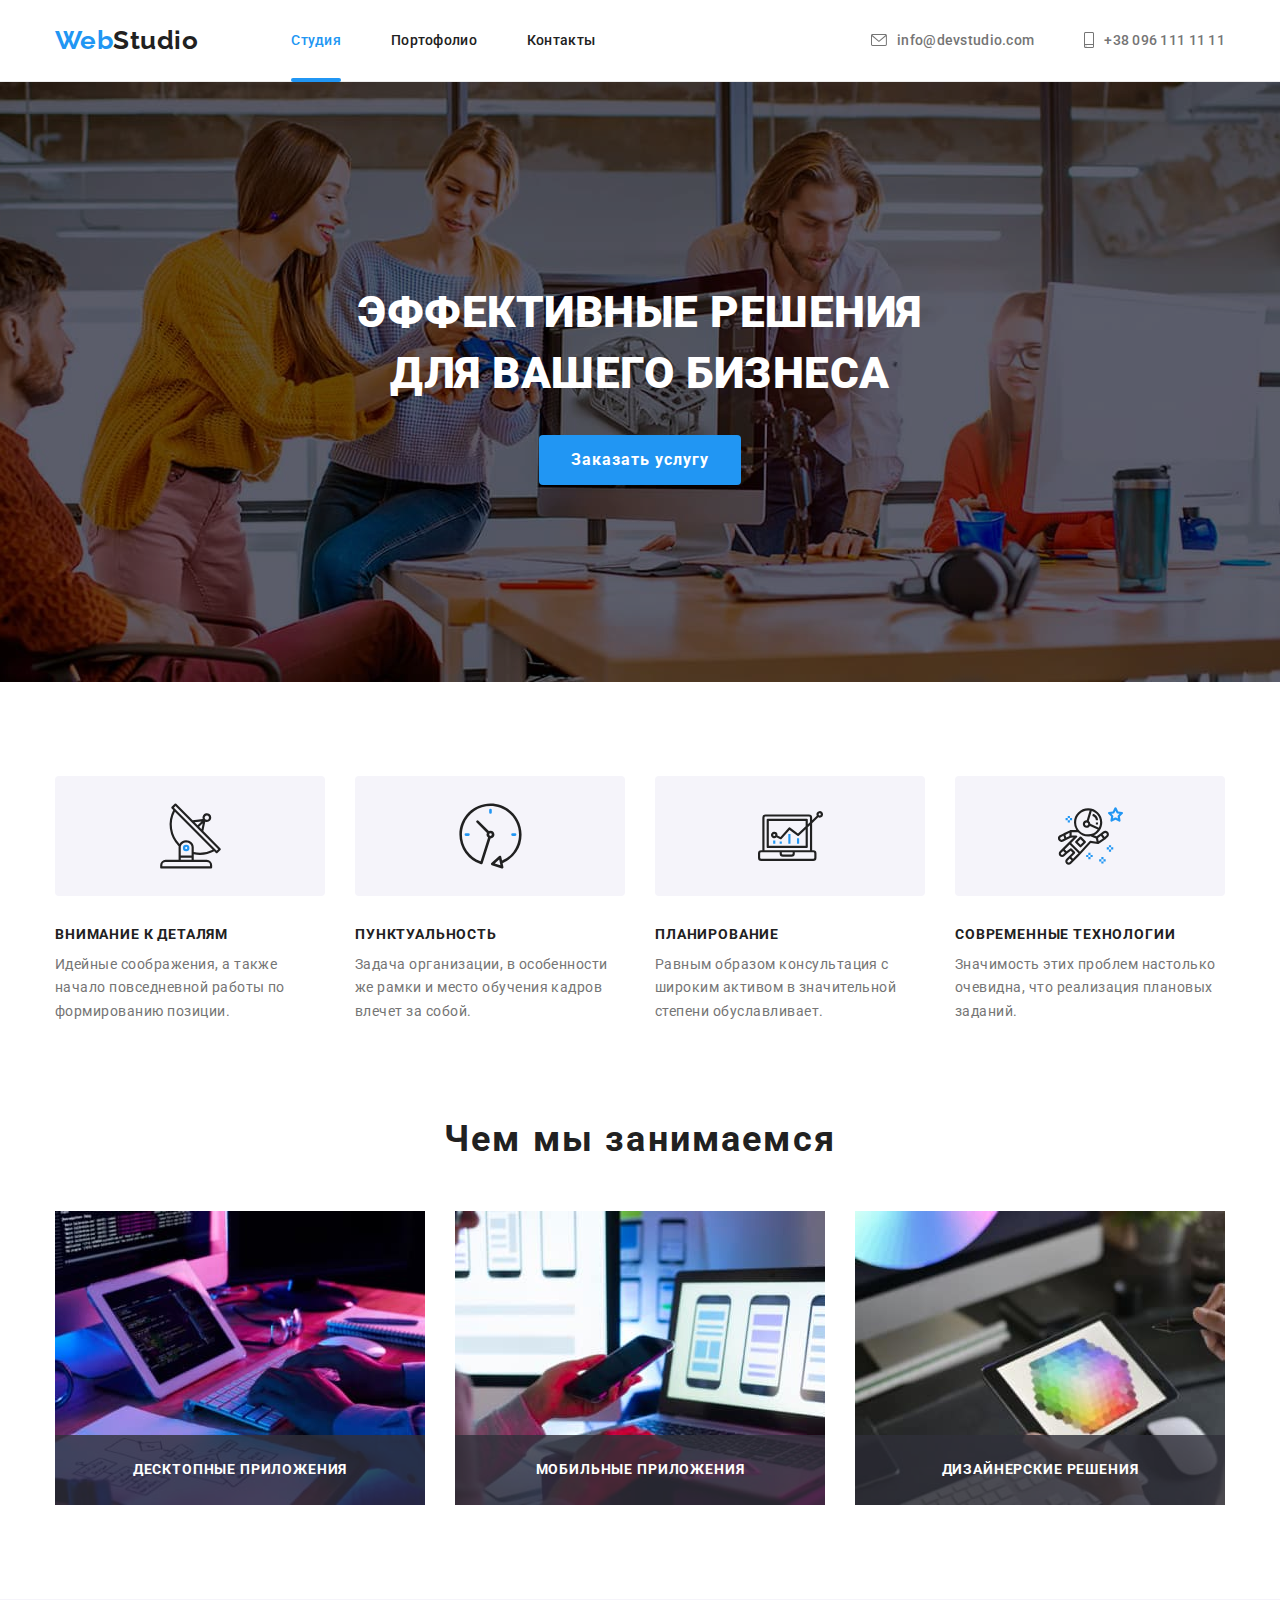
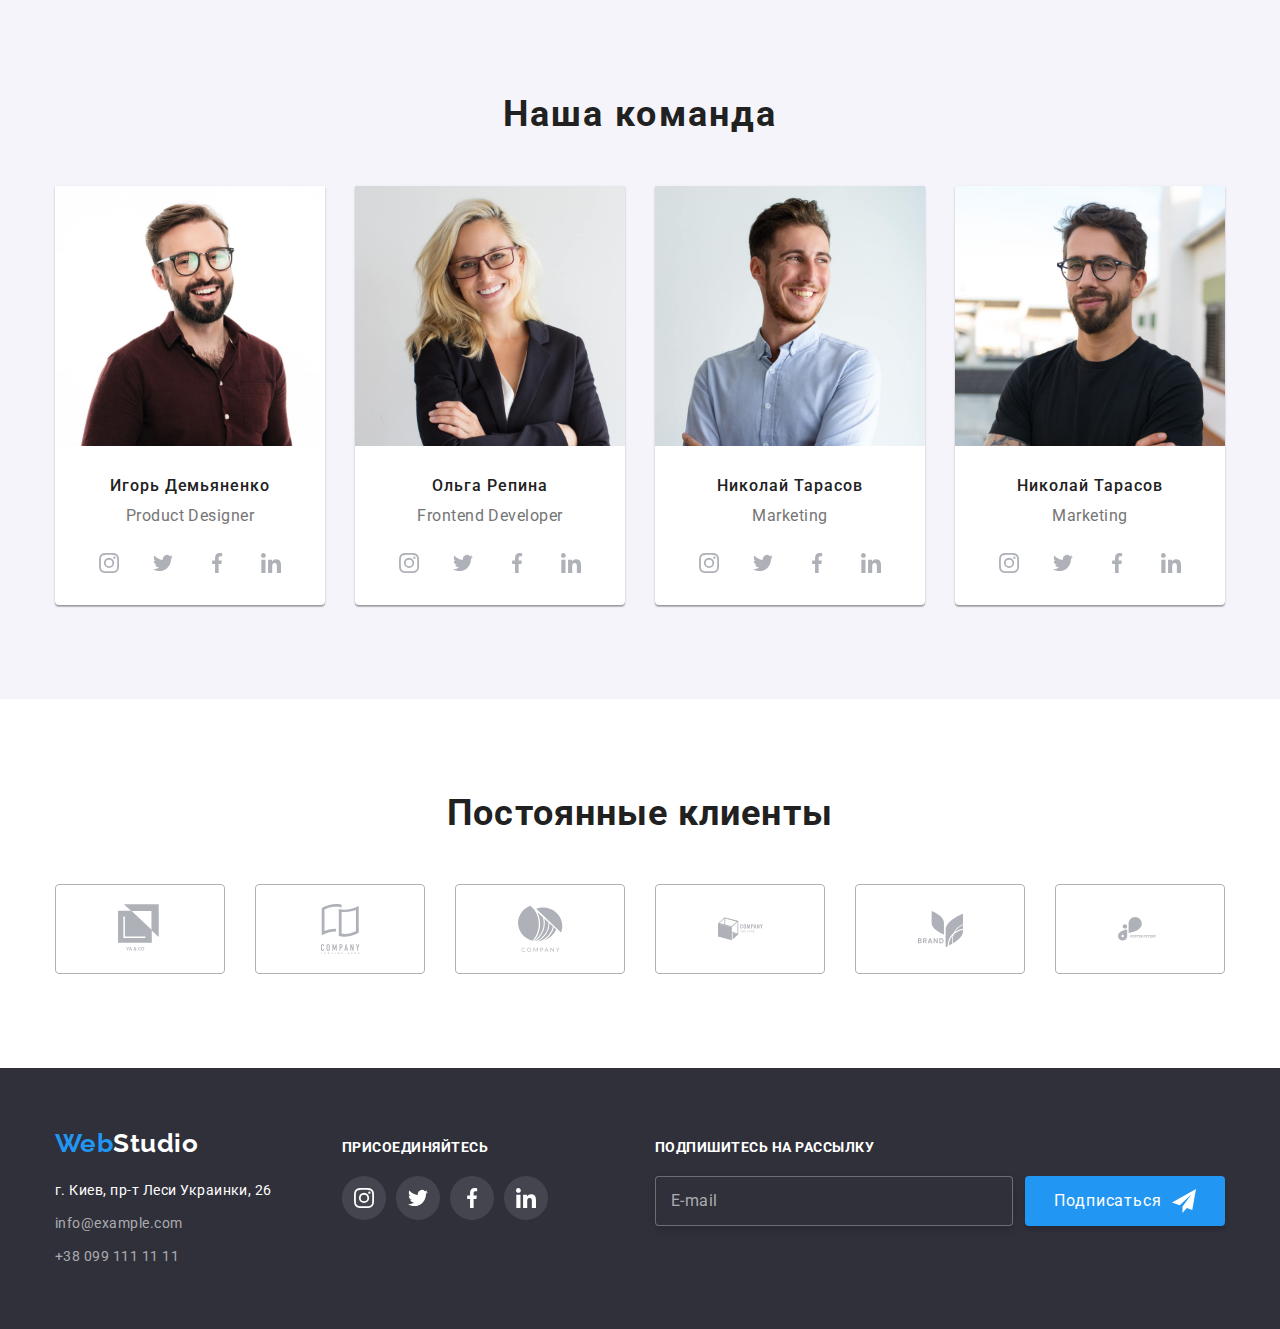
<file: index.html>
<!DOCTYPE html>
<html lang="ru">
  <head>
    <meta charset="UTF-8" />
    <meta name="viewport" content="width=device-width, initial-scale=1.0" />
    <title>Студия</title>
    <link rel="preconnect" href="https://fonts.gstatic.com" />
    <link
      href="https://fonts.googleapis.com/css2?family=Raleway:wght@700&family=Roboto:wght@400;500;700;900&display=swap"
      rel="stylesheet"
    />
    <!-- нормализатор  modern-normalize по умолчанию задан глобальный border-box -->
    <link
      rel="stylesheet"
      href="https://cdnjs.cloudflare.com/ajax/libs/modern-normalize/1.0.0/modern-normalize.min.css"
    />

    <link rel="stylesheet" href="./css/styles.css" />
  </head>
  <body>
    <!-- шапка -->
    <header class="header">
      <div class="container header__container">
        <nav class="header__navigation">
          <a href="#" lang="en" class="header__logo"
            ><span class="logo-decor">Web</span>Studio</a
          >
          <ul class="header__nav-list">
            <li class="header__nav-list-item">
              <a class="header__nav-link current" href="#">Студия</a></li>
            <li class="header__nav-list-item">
              <a class="header__nav-link" href="./portfolio.html">Портофолио</a>
            </li>
            <li class="header__nav-list-item">
              <a class="header__nav-link" href="#">Контакты</a></li>
          </ul>
        </nav>
        <ul class="header__contacts">
          <li class="header__contacts-item">
            <a class="header__contact" href="mailto:info@devstudio.com">
                <svg  class="header__contact-tel" width="16" height="12">
                  <use href="./images/svg/icon-sprite.svg#icon-envelope"></use>
                </svg>info@devstudio.com
           </a>
          </li>
          <li class="header__contacts-item">
            <a class="header__contact" href="tel:+380961111111">
              <svg  class="header__contact-tel" width="10" height="16">
                <use href="./images/svg/icon-sprite.svg#icon-smartphone"></use>
              </svg>
              +38 096 111 11 11
            </a>   
          </li>
        </ul>
      </div>
    </header>

    <main>
      <!-- Эффективные решения для вашего бизнеса -->
      <section class="main-section">
        <h1 class="main-section__title-main">
          Эффективные решения<br />
          для вашего бизнеса
        </h1>
        <button class="main-section__order-service" data-modal-open>Заказать услугу</button>
      </section>

      <!-- features Особенности -->
      <section class="features">
        <div class="container">
          <h2 class="features__main-title visually-hidden">Особенности</h2>
          <ul class="features__list">
            <li class="features__list-item">
              <div class="features__icon-wrapper">
                <svg class="features__icon">
                  <use href="./images/svg/icon-sprite.svg#icon-antenna"></use>
                </svg>
              </div>
              <h3 class="features__title">Внимание к деталям</h3>
              <p class="features__text">
                Идейные соображения, а также начало повседневной работы по
                формированию позиции.
              </p>
            </li>
            <li class="features__list-item">
              <div class="features__icon-wrapper">
                <svg class="features__icon">
                  <use href="./images/svg/icon-sprite.svg#icon-clock"></use>
                </svg>
              </div>
              <h3 class="features__title">Пунктуальность</h3>
              <p class="features__text">
                Задача организации, в особенности же рамки и место обучения
                кадров влечет за собой.
              </p>
            </li>
            <li class="features__list-item">
              <div class="features__icon-wrapper">
                <svg class="features__icon">
                  <use href="./images/svg/icon-sprite.svg#icon-diagram"></use>
                </svg>
              </div>
              <h3 class="features__title">Планирование</h3>
              <p class="features__text">
                Равным образом консультация с широким активом в значительной
                степени обуславливает.
              </p>
            </li>
            <li class="features__list-item">
              <div class="features__icon-wrapper">
                <svg class="features__icon">
                  <use href="./images/svg/icon-sprite.svg#icon-astronaut"></use>
                </svg>
              </div>
              <h3 class="features__title">Современные технологии</h3>
              <p class="features__text">
                Значимость этих проблем настолько очевидна, что реализация
                плановых заданий.
              </p>
            </li>
          </ul>
        </div>
      </section>

      <!-- Чем мы занимаемся -->
      <section class="make">
        <div class="make__container container">
          <h2 class="make__title">Чем мы занимаемся</h2>
          <ul class="make__list">
            <li class="make__list-item">
              <img
                src="./images/studio/img-1.jpg"
                alt="картинка-1"
                width="370"
              />
              <h3 class="make__title-item">Десктопные приложения</h3>
            </li>
            <li class="make__list-item">
              <img
                src="./images/studio/img-2.jpg"
                alt="картинка-2"
                width="370"
              />
              <h3 class="make__title-item">Мобильные приложения</h3>
            </li>
            <li class="make__list-item">
              <img
                src="./images/studio/img-3.jpg"
                alt="картинка-3"
                width="370"
              />
              <h3 class="make__title-item">Дизайнерские решения</h3>
            </li>
          </ul>
        </div>
      </section>

      <!-- Наша команда -->
      <section class="team">
        <div class="team__container container">
          <h2 class="team__title">Наша команда</h2>
          <ul class="team__list">
            <li class="team__list-item">
              <img
                class="team__img"
                src="./images/studio/demyanenko.jpg"
                alt="Игорь Демьяненко"
                width="270"
              />
              <div class="team-name">
                <h3 class="team__title-name">Игорь Демьяненко</h3>
                <p class="team__text" lang="en">Product Designer</p>
                 <ul class="team__icon-social-list">
                  <li>
                    <a class="team__icon-social-link icon-social-link" href="#">
                      <svg class="team__icon-social icon-social" width="20" height="20">
                        <use href="./images/svg/icon-sprite.svg#icon-instagram"></use>
                      </svg>
                    </a>
                  </li>
                  <li>
                    <a class="team__icon-social-link icon-social-link" href="#">
                      <svg class="team__icon-social icon-social" width="20" height="20">
                        <use href="./images/svg/icon-sprite.svg#icon-twitter"></use>
                      </svg>
                    </a>
                  </li>
                  <li>
                    <a class="team__icon-social-link icon-social-link" href="#">
                      <svg class="team__icon-social icon-social" width="20" height="20">
                        <use href="./images/svg/icon-sprite.svg#icon-facebook"></use>
                      </svg>
                    </a>
                  </li>
                  <li>
                    <a class="team__icon-social-link icon-social-link" href="#">
                      <svg class="team__icon-social icon-social" width="20" height="20">
                        <use href="./images/svg/icon-sprite.svg#icon-linkedin"></use>
                      </svg>
                    </a>
                  </li>
                </ul>
              </div>
            </li>
            <li class="team__list-item">
              <img
                class="team__img"
                src="./images/studio/repina.jpg"
                alt="Ольга Репина"
                width="270"
              />
              <div class="team-name">
                <h3 class="team__title-name">Ольга Репина</h3>
                <p class="team__text" lang="en">Frontend Developer</p>
                 <ul class="team__icon-social-list">
                  <li>
                    <a class="team__icon-social-link icon-social-link" href="#">
                      <svg class="team__icon-social icon-social" width="20" height="20">
                        <use href="./images/svg/icon-sprite.svg#icon-instagram"></use>
                      </svg>
                    </a>
                  </li>
                  <li>
                    <a class="team__icon-social-link icon-social-link" href="#">
                      <svg class="team__icon-social icon-social" width="20" height="20">
                        <use href="./images/svg/icon-sprite.svg#icon-twitter"></use>
                      </svg>
                    </a>
                  </li>
                  <li>
                    <a class="team__icon-social-link icon-social-link" href="#">
                      <svg class="team__icon-social icon-social" width="20" height="20">
                        <use href="./images/svg/icon-sprite.svg#icon-facebook"></use>
                      </svg>
                    </a>
                  </li>
                  <li>
                    <a class="team__icon-social-link icon-social-link" href="#">
                      <svg class="team__icon-social icon-social" width="20" height="20">
                        <use href="./images/svg/icon-sprite.svg#icon-linkedin"></use>
                      </svg>
                    </a>
                  </li>
                </ul>
              </div>
            </li>
            <li class="team__list-item">
              <img
                class="team__img"
                src="./images/studio/tarasov.jpg"
                alt="Николай Тарасов"
                width="270"
              />
              <div class="team-name">
                <h3 class="team__title-name">Николай Тарасов</h3>
                <p class="team__text" lang="en">Marketing</p>
                <ul class="team__icon-social-list">
                  <li>
                    <a class="team__icon-social-link icon-social-link" href="#">
                      <svg class="team__icon-social icon-social" width="20" height="20">
                        <use href="./images/svg/icon-sprite.svg#icon-instagram"></use>
                      </svg>
                    </a>
                  </li>
                  <li>
                    <a class="team__icon-social-link icon-social-link" href="#">
                      <svg class="team__icon-social icon-social" width="20" height="20">
                        <use href="./images/svg/icon-sprite.svg#icon-twitter"></use>
                      </svg>
                    </a>
                  </li>
                  <li>
                    <a class="team__icon-social-link icon-social-link" href="#">
                      <svg class="team__icon-social icon-social" width="20" height="20">
                        <use href="./images/svg/icon-sprite.svg#icon-facebook"></use>
                      </svg>
                    </a>
                  </li>
                  <li>
                    <a class="team__icon-social-link icon-social-link" href="#">
                      <svg class="team__icon-social icon-social" width="20" height="20">
                        <use href="./images/svg/icon-sprite.svg#icon-linkedin"></use>
                      </svg>
                    </a>
                  </li>
                </ul>
              </div>
            </li>
            <li class="team__list-item">
              <img
                class="team__img"
                src="./images/studio/ermakov.jpg"
                alt="Михаил Ермаков"
                width="270"
              />
              <div class="team-name">
                <h3 class="team__title-name">Николай Тарасов</h3>
                <p class="team__text" lang="en">Marketing</p>
                <ul class="team__icon-social-list">
                  <li>
                    <a class="team__icon-social-link icon-social-link" href="#">
                      <svg class="team__icon-social icon-social" width="20" height="20">
                        <use href="./images/svg/icon-sprite.svg#icon-instagram"></use>
                      </svg>
                    </a>
                  </li>
                  <li>
                    <a class="team__icon-social-link icon-social-link" href="#">
                      <svg class="team__icon-social icon-social" width="20" height="20">
                        <use href="./images/svg/icon-sprite.svg#icon-twitter"></use>
                      </svg>
                    </a>
                  </li>
                  <li>
                    <a class="team__icon-social-link icon-social-link" href="#">
                      <svg class="team__icon-social icon-social" width="20" height="20">
                        <use href="./images/svg/icon-sprite.svg#icon-facebook"></use>
                      </svg>
                    </a>
                  </li>
                  <li>
                    <a class="team__icon-social-link icon-social-link" href="#">
                      <svg class="team__icon-social icon-social" width="20" height="20">
                        <use href="./images/svg/icon-sprite.svg#icon-linkedin"></use>
                      </svg>
                    </a>
                  </li>
                </ul>
              </div>
            </li>
          </ul>
        </div>
      </section>

      <!-- regular customers -->
      <section class="clients">
        <div class="clients__container container ">
          <h2 class="clients__title">Постоянные клиенты</h2>
          <ul class="clients__list-links">
            <li class="clients__list-item-link">
              <a class="clients__icon-link" href="#">
                <svg class="clients__icon-brend">
                  <use href="./images/svg/icon-sprite.svg#icon-logo-1"></use>
                </svg>
              </a>
            </li>
            <li class="clients__list-item-link">
              <a class="clients__icon-link" href="#">
                <svg class="clients__icon-brend">
                  <use href="./images/svg/icon-sprite.svg#icon-logo-2"></use>
                </svg>
              </a>
            </li>
            <li class="clients__list-item-link">
              <a class="clients__icon-link" href="#">
                <svg class="clients__icon-brend">
                  <use href="./images/svg/icon-sprite.svg#icon-logo-3"></use>
                </svg>
              </a>
            </li>
            <li class="clients__list-item-link">
              <a class="clients__icon-link" href="#">
                <svg class="clients__icon-brend">
                  <use href="./images/svg/icon-sprite.svg#icon-logo-4"></use>
                </svg>
              </a>
            </li>
            <li class="clients__list-item-link">
              <a class="clients__icon-link" href="#">
                <svg class="clients__icon-brend">
                  <use href="./images/svg/icon-sprite.svg#icon-logo-5"></use>
                </svg>
              </a>
            </li>
            <li class="clients__list-item-link">
              <a class="clients__icon-link" href="#">
                <svg class="clients__icon-brend">
                  <use href="./images/svg/icon-sprite.svg#icon-logo-6"></use>
                </svg>
              </a>
            </li>
          </ul>
        </div>
      </section>
    </main>

    <!-- подвал -->
    <footer class="footer">
      <div class="footer__container container">
        <div class="footer__address">
          <a href="#" lang="en" class="footer__logo logo"
          ><span class="logo-decor">Web</span>Studio</a>
          <address>
            <p class="footer__text-address">г. Киев, пр-т Леси Украинки, 26</p>
            <ul class="footer__contacts">
              <li class="footer__item">
                <a class="footer__contact" href="mailto:info@example.com"
                  >info@example.com</a
                >
              </li>
              <li class="footer__item">
                <a class="footer__contact" href="tel:+380991111111"
                  >+38 099 111 11 11</a
                >
              </li>
            </ul>
          </address>
        </div>
        <div class="footer__social-links">
          <p>присоединяйтесь</p>
          <ul class="footer__links">
            <li class="footer__links-item">
              <a class="footer__icon-social-link icon-social-link" href="#">
                <svg class="footer__icon-social icon-social" width="20" height="20">
                  <use href="./images/svg/icon-sprite.svg#icon-instagram"></use>
                </svg>
              </a>
            </li>
            <li class="footer__links-item">
              <a class="footer__icon-social-link icon-social-link" href="#">
                <svg class="footer__icon-social icon-social" width="20" height="20">
                  <use href="./images/svg/icon-sprite.svg#icon-twitter"></use>
                </svg>
              </a>
            </li>
            <li class="footer__links-item">
              <a class="footer__icon-social-link icon-social-link" href="#">
                <svg class="footer__icon-social icon-social" width="20" height="20">
                  <use href="./images/svg/icon-sprite.svg#icon-facebook"></use>
                </svg>
              </a>
            </li>
            <li class="footer__links-item">
              <a class="footer__icon-social-link icon-social-link" href="#">
                <svg class="footer__icon-social icon-social" width="20" height="20">
                  <use href="./images/svg/icon-sprite.svg#icon-linkedin"></use>
                </svg>
              </a>
            </li>
          </ul>
        </div>
        <div class="footer__subscribe-newsletter">
          <p>Подпишитесь на рассылку</p>

          <form class="footer__form" autocomplete="off">

            <label class="footer__form-field">
              <input type="email" class="footer__form-input" name="email" placeholder=" " />
              <span class="footer__form-label">E-mail</span>
            </label>
            
            <button type="submit" class="footer__subscribe-btn">Подписаться
              <svg  class="footer__telegram-icon" width="24" height="24">
                <use href="./images/svg/icon-sprite.svg#icon-telegram"></use>
              </svg>
            </button>
          </form>

        </div>
      </div>
    </footer>

    <!-- backdrop -->
    <div class="backdrop backdrop__hidden" data-modal>
      <div class="modal">
        <div class="modal__close-wrapper">
          <!-- button close -->
          <button class="modal__close" data-modal-close>
            <svg  class="modal__close-icon" width="18" height="18">
                  <use href="./images/svg/icon-sprite.svg#icon-close"></use>
                </svg>
          </button>
          <p class="modal__data-request">Оставьте свои данные, мы вам перезвоним</p>
          <!-- fill fields -->
          <form class="modal__form" autocomplete="off">
            <label class="modal__form-field">
              <input type="text" class="modal__form-input" name="name" placeholder=" ">
              <span class="modal__form-label">Имя</span>
                <svg  class="modal__form-icon" width="18" height="18">
                  <use href="./images/svg/icon-sprite.svg#icon-person"></use>
                </svg>
            </label>
            <label class="modal__form-field">
              <input type="text" class="modal__form-input" name="tel" placeholder=" ">
              <span class="modal__form-label">Телефон</span>
                <svg  class="modal__form-icon" width="18" height="18">
                  <use href="./images/svg/icon-sprite.svg#icon-phone"></use>
                </svg>
            </label>
            <label class="modal__form-field">
              <input type="text" class="modal__form-input" name="email" placeholder=" ">
              <span class="modal__form-label">Почта</span>
                <svg  class="modal__form-icon" width="18" height="18">
                  <use href="./images/svg/icon-sprite.svg#icon-email"></use>
                </svg>
            </label>
            <!-- textarea -->
            <label class="modal__form-field">
              <span class="modal__form-label">Коментарий</span>
              <textarea class="modal__form-input modal__form-comment" name="comment" cols="30" rows="8" placeholder=" "></textarea>
              <span class="modal__form-label modal__form-label_placeholder">Введите текст</span>
            </label>
            <!-- checkbox -->
            <label class="modal__form-checkbox">
              <input type="checkbox" class="modal__checkbox" name="checkbox">
              <span class="modal__text-checkbox">
                Соглашаюсь с рассылкой и принимаю &nbsp;<a href="#" class="modal__text-checkbox_link"> Условия договора</a>
              </span>
            </label>
            <!-- button submit -->
            <button class="modal__btn" type="submit">Отправить</button>
          </form>
        </div>
      </div>
    </div>

    <script src="./js/modal.js"></script>
  </body>
</html>
</file>
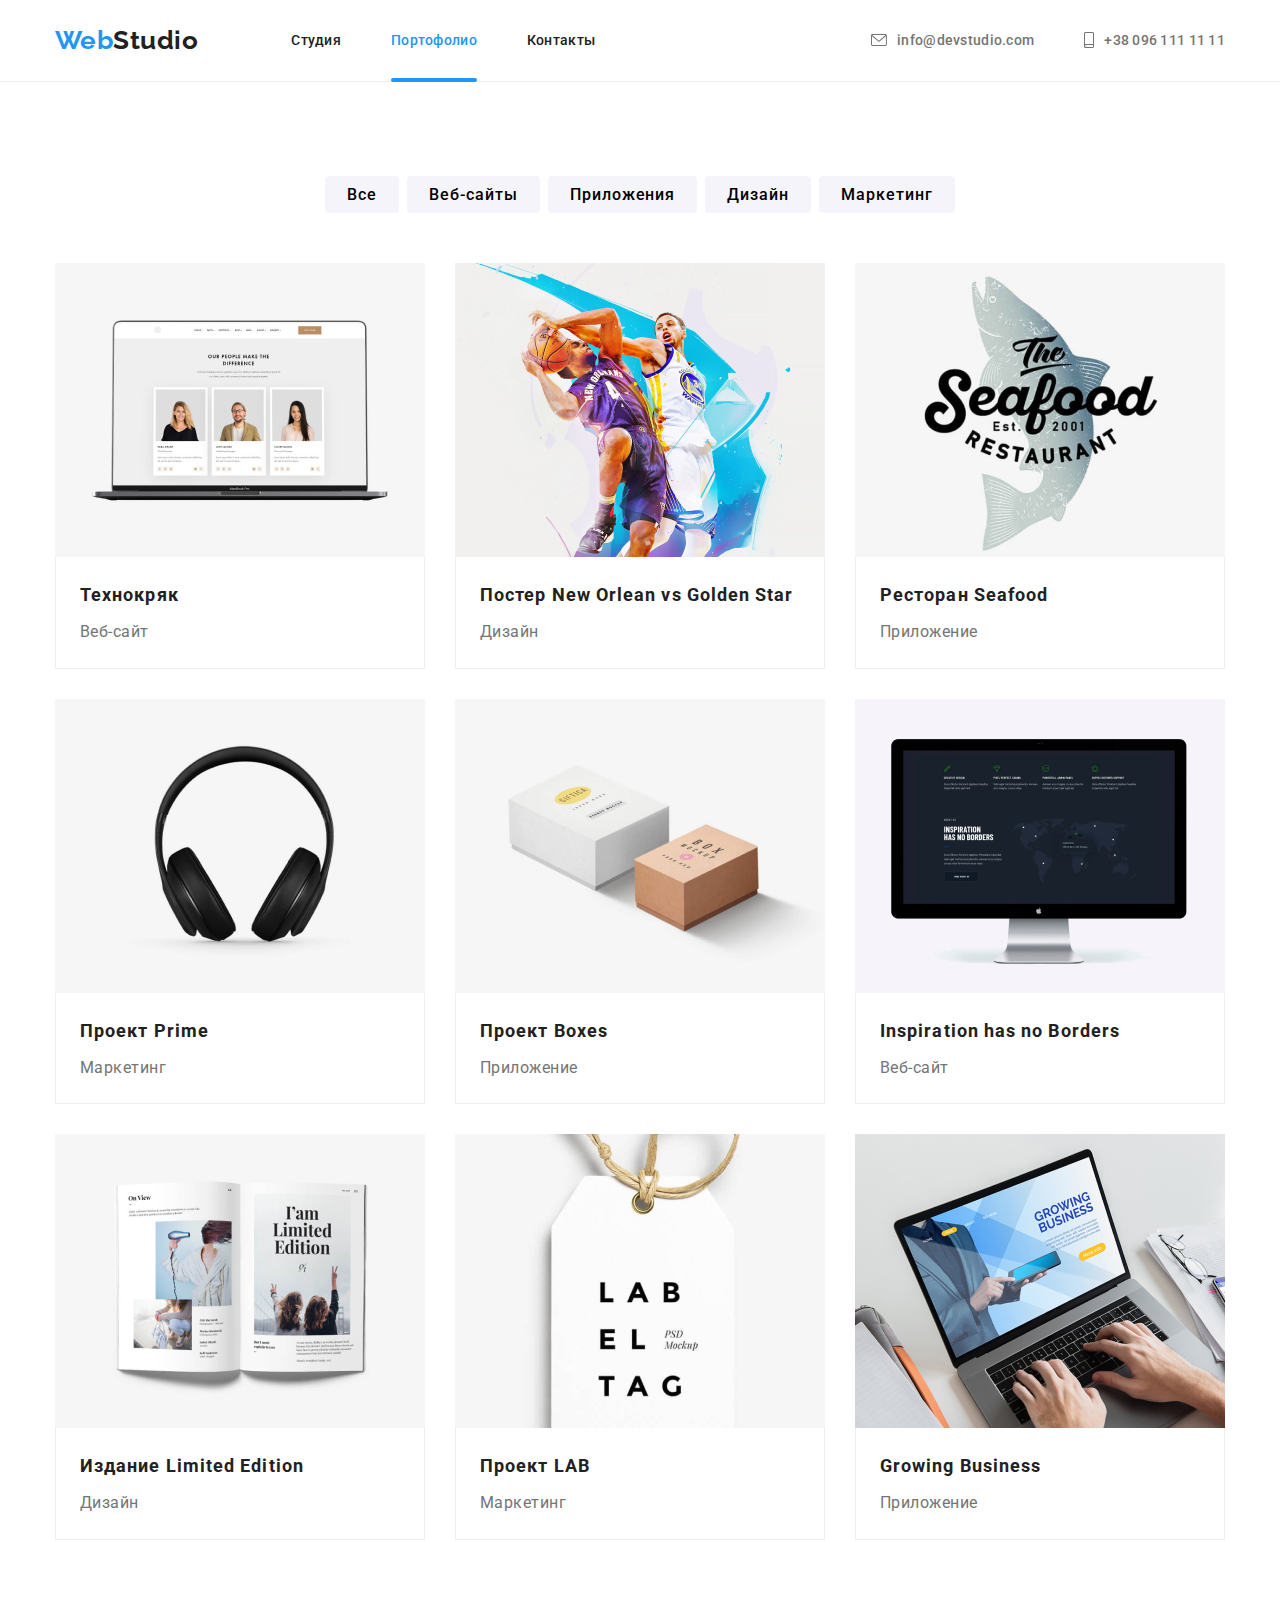
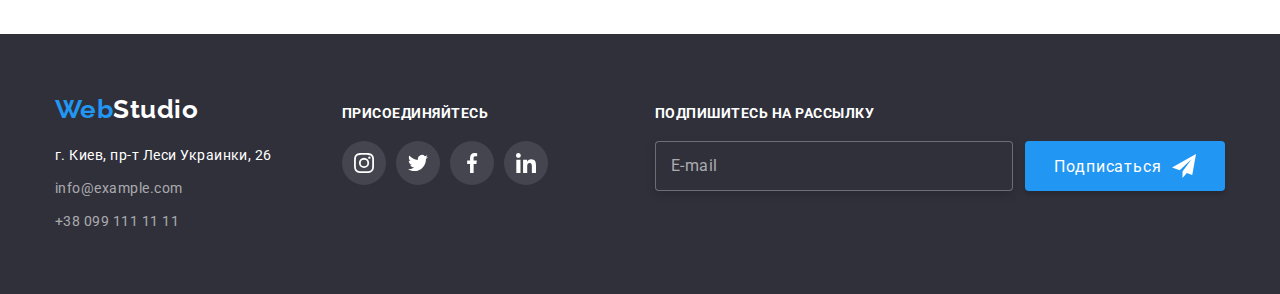
<file: portfolio.html>
<!DOCTYPE html>
<html lang="ru">
  <head>
    <meta charset="UTF-8" />
    <meta name="viewport" content="width=device-width, initial-scale=1.0" />
    <title>Портфолио</title>
    <link rel="preconnect" href="https://fonts.gstatic.com" />
    <link
      href="https://fonts.googleapis.com/css2?family=Raleway:wght@700&family=Roboto:wght@400;500;700;900&display=swap"
      rel="stylesheet"
    />
    <!-- нормализатор  modern-normalize по умолчанию задан глобальный border-box -->
    <link
      rel="stylesheet"
      href="https://cdnjs.cloudflare.com/ajax/libs/modern-normalize/1.0.0/modern-normalize.min.css"
    />
    <link rel="stylesheet" href="./css/styles.css" />
  </head>

  <body>
    <!-- шапка -->
    <header class="header">
      <div class="container header__container">
        <nav class="header__navigation">
          <a href="index.html" lang="en" class="header__logo"
            ><span class="logo-decor">Web</span>Studio</a
          >
          <ul class="header__nav-list">
            <li class="header__nav-list-item">
              <a class="header__nav-link" href="index.html">Студия</a>
            </li>
            <li class="header__nav-list-item">
              <a class="header__nav-link current" href="#">Портофолио</a>
            </li>
            <li class="header__nav-list-item">
              <a class="header__nav-link" href="#">Контакты</a>
            </li>
          </ul>
        </nav>
        <ul class="header__contacts">
          <li class="header__contacts-item">
            <a class="header__contact" href="mailto:info@devstudio.com">
              <svg class="header__contact-tel" width="16" height="12">
                <use href="./images/svg/icon-sprite.svg#icon-envelope"></use>
              </svg>
              info@devstudio.com
            </a>
          </li>
          <li class="header__contacts-item">
            <a class="header__contact" href="tel:+380961111111">
              <svg class="header__contact-tel" width="10" height="16">
                <use href="./images/svg/icon-sprite.svg#icon-smartphone"></use>
              </svg>
              +38 096 111 11 11
            </a>
          </li>
        </ul>
      </div>
    </header>

    <main>
      <!-- портфолио -->
      <section class="portfolio">
        <div class="portfolio__container container">
          <div class="visually-hidden">
            <h1>Портфолио WebStudio</h1>
          </div>

          <ul class="portfolio__list-filter">
            <li class="portfolio__list-filter-item">
              <button class="portfolio__filter-link">Все</button>
            </li>
            <li class="portfolio__list-filter-item">
              <button class="portfolio__filter-link">Веб-сайты</button>
            </li>
            <li class="portfolio__list-filter-item">
              <button class="portfolio__filter-link">Приложения</button>
            </li>
            <li class="portfolio__list-filter-item">
              <button class="portfolio__filter-link">Дизайн</button>
            </li>
            <li class="portfolio__list-filter-item">
              <button class="portfolio__filter-link">Маркетинг</button>
            </li>
          </ul>
          <ul class="portfolio__progect-list">
            <li class="portfolio__progect">
              <a href="#">
                <div class="portfolio__thumb">
                  <img
                    class="portfolio__img"
                    src="./images/portfolio/technocryk.jpg"
                    alt="ноутбук"
                    width="370"
                  />
                  <div class="portfolio__overflay-card">
                    <p class="portfolio__overflay-card-text">
                      Технокряк это современная площадка распространения
                      коронавируса. Компании используют эту платформу для
                      цифрового шпионажа и атак на защищённые сервера
                      конкурентов.
                    </p>
                  </div>
                </div>
                <div class="portfolio__name-progect">
                  <h2 class="portfolio__title">Технокряк</h2>
                  <p class="portfolio__title-subtext">Веб-сайт</p>
                </div>
              </a>
            </li>
            <li class="portfolio__progect">
              <a href="#"
                ><div class="portfolio__thumb">
                  <img
                    class="portfolio__img"
                    src="./images/portfolio/poster_n.o_vs_g.s.jpg"
                    alt="игроки"
                    width="370"
                  />
                  <div class="portfolio__overflay-card">
                    <p class="portfolio__overflay-card-text">
                      Технокряк это современная площадка распространения
                      коронавируса. Компании используют эту платформу для
                      цифрового шпионажа и атак на защищённые сервера
                      конкурентов.
                    </p>
                  </div>
                </div>
                <div class="portfolio__name-progect">
                  <h2 class="portfolio__title">
                    Постер New Orlean vs Golden Star
                  </h2>
                  <p class="portfolio__title-subtext">Дизайн</p>
                </div>
              </a>
            </li>
            <li class="portfolio__progect">
              <a href="#"
                ><div class="portfolio__thumb">
                  <img
                    class="portfolio__img"
                    src="./images/portfolio/seafood.jpg"
                    alt="лого ресторана"
                    width="370"
                  />
                  <div class="portfolio__overflay-card">
                    <p class="portfolio__overflay-card-text">
                      Технокряк это современная площадка распространения
                      коронавируса. Компании используют эту платформу для
                      цифрового шпионажа и атак на защищённые сервера
                      конкурентов.
                    </p>
                  </div>
                </div>
                <div class="portfolio__name-progect">
                  <h2 class="portfolio__title">Ресторан Seafood</h2>
                  <p class="portfolio__title-subtext">Приложение</p>
                </div>
              </a>
            </li>
            <li class="portfolio__progect">
              <a href="#"
                ><div class="portfolio__thumb">
                  <img
                    class="portfolio__img"
                    src="./images/portfolio/project_prime.jpg"
                    alt="наушники"
                    width="370"
                  />
                  <div class="portfolio__overflay-card">
                    <p class="portfolio__overflay-card-text">
                      Технокряк это современная площадка распространения
                      коронавируса. Компании используют эту платформу для
                      цифрового шпионажа и атак на защищённые сервера
                      конкурентов.
                    </p>
                  </div>
                </div>
                <div class="portfolio__name-progect">
                  <h2 class="portfolio__title">Проект Prime</h2>
                  <p class="portfolio__title-subtext">Маркетинг</p>
                </div>
              </a>
            </li>
            <li class="portfolio__progect">
              <a href="#"
                ><div class="portfolio__thumb">
                  <img
                    class="portfolio__img"
                    src="./images/portfolio/project_boxer.jpg"
                    alt="коробки"
                    width="370"
                  />
                  <div class="portfolio__overflay-card">
                    <p class="portfolio__overflay-card-text">
                      Технокряк это современная площадка распространения
                      коронавируса. Компании используют эту платформу для
                      цифрового шпионажа и атак на защищённые сервера
                      конкурентов.
                    </p>
                  </div>
                </div>
                <div class="portfolio__name-progect">
                  <h2 class="portfolio__title">Проект Boxes</h2>
                  <p class="portfolio__title-subtext">Приложение</p>
                </div>
              </a>
            </li>
            <li class="portfolio__progect">
              <a href="#"
                ><div class="portfolio__thumb">
                  <img
                    class="portfolio__img"
                    src="./images/portfolio/inspiration_has_no_borders.jpg"
                    alt="монитор"
                    width="370"
                  />
                  <div class="portfolio__overflay-card">
                    <p class="portfolio__overflay-card-text">
                      Технокряк это современная площадка распространения
                      коронавируса. Компании используют эту платформу для
                      цифрового шпионажа и атак на защищённые сервера
                      конкурентов.
                    </p>
                  </div>
                </div>
                <div class="portfolio__name-progect">
                  <h2 class="portfolio__title">Inspiration has no Borders</h2>
                  <p class="portfolio__title-subtext">Веб-сайт</p>
                </div>
              </a>
            </li>

            <li class="portfolio__progect">
              <a href="#"
                ><div class="portfolio__thumb">
                  <img
                    class="portfolio__img"
                    src="./images/portfolio/edition_limited_edition.jpg"
                    alt="книга"
                    width="370"
                  />
                  <div class="portfolio__overflay-card">
                    <p class="portfolio__overflay-card-text">
                      Технокряк это современная площадка распространения
                      коронавируса. Компании используют эту платформу для
                      цифрового шпионажа и атак на защищённые сервера
                      конкурентов.
                    </p>
                  </div>
                </div>
                <div class="portfolio__name-progect">
                  <h2 class="portfolio__title">Издание Limited Edition</h2>
                  <p class="portfolio__title-subtext">Дизайн</p>
                </div>
              </a>
            </li>

            <li class="portfolio__progect">
              <a href="#">
                <div class="portfolio__thumb">
                  <img
                    class="portfolio__img"
                    src="./images/portfolio/project_lab.jpg"
                    alt="бирка"
                    width="370"
                  />
                  <div class="portfolio__overflay-card">
                    <p class="portfolio__overflay-card-text">
                      Технокряк это современная площадка распространения
                      коронавируса. Компании используют эту платформу для
                      цифрового шпионажа и атак на защищённые сервера
                      конкурентов.
                    </p>
                  </div>
                </div>
                <div class="portfolio__name-progect">
                  <h2 class="portfolio__title">Проект LAB</h2>
                  <p class="portfolio__title-subtext">Маркетинг</p>
                </div>
              </a>
            </li>

            <li class="portfolio__progect">
              <a href="#">
                <div class="portfolio__thumb">
                  <img
                    class="portfolio__img"
                    src="./images/portfolio/growing_business.jpg"
                    alt="нотбук"
                    width="370"
                  />
                  <div class="portfolio__overflay-card">
                    <p class="portfolio__overflay-card-text">
                      Технокряк это современная площадка распространения
                      коронавируса. Компании используют эту платформу для
                      цифрового шпионажа и атак на защищённые сервера
                      конкурентов.
                    </p>
                  </div>
                </div>
                <div class="portfolio__name-progect">
                  <h2 class="portfolio__title">Growing Business</h2>
                  <p class="portfolio__title-subtext">Приложение</p>
                </div>
              </a>
            </li>
          </ul>
        </div>
      </section>
    </main>
    <!-- подвал -->
    <footer class="footer">
      <div class="footer__container container">
        <div class="footer__address">
          <a href="index.html" lang="en" class="footer__logo logo"
            ><span class="logo-decor">Web</span>Studio</a
          >
          <address>
            <p class="footer__text-address">г. Киев, пр-т Леси Украинки, 26</p>
            <ul class="footer__contacts">
              <li class="footer__item">
                <a class="footer__contact" href="mailto:info@example.com"
                  >info@example.com</a
                >
              </li>
              <li class="footer__item">
                <a class="footer__contact" href="tel:+380991111111"
                  >+38 099 111 11 11</a
                >
              </li>
            </ul>
          </address>
        </div>
        <div class="footer__social-links">
          <p>присоединяйтесь</p>
          <ul class="footer__links">
            <li class="footer__links-item">
              <a class="footer__icon-social-link icon-social-link" href="#">
                <svg
                  class="footer__icon-social icon-social"
                  width="20"
                  height="20"
                >
                  <use href="./images/svg/icon-sprite.svg#icon-instagram"></use>
                </svg>
              </a>
            </li>
            <li class="footer__links-item">
              <a class="footer__icon-social-link icon-social-link" href="#">
                <svg
                  class="footer__icon-social icon-social"
                  width="20"
                  height="20"
                >
                  <use href="./images/svg/icon-sprite.svg#icon-twitter"></use>
                </svg>
              </a>
            </li>
            <li class="footer__links-item">
              <a class="footer__icon-social-link icon-social-link" href="#">
                <svg
                  class="footer__icon-social icon-social"
                  width="20"
                  height="20"
                >
                  <use href="./images/svg/icon-sprite.svg#icon-facebook"></use>
                </svg>
              </a>
            </li>
            <li class="footer__links-item">
              <a class="footer__icon-social-link icon-social-link" href="#">
                <svg
                  class="footer__icon-social icon-social"
                  width="20"
                  height="20"
                >
                  <use href="./images/svg/icon-sprite.svg#icon-linkedin"></use>
                </svg>
              </a>
            </li>
          </ul>
        </div>
        <div class="footer__subscribe-newsletter">
          <p>Подпишитесь на рассылку</p>

          <form class="footer__form" autocomplete="off">

            <label class="footer__form-field">
              <input type="email" class="footer__form-input" name="email" placeholder=" " />
              <span class="footer__form-label">E-mail</span>
            </label>
            
            <button type="submit" class="footer__subscribe-btn">Подписаться
              <svg  class="footer__telegram-icon" width="24" height="24">
                <use href="./images/svg/icon-sprite.svg#icon-telegram"></use>
              </svg>
            </button>
          </form>

        </div>
      </div>
    </footer>
  </body>
</html>
</file>
<file: css/styles.css>
:root {
  /* colors */
  --hover-color: #2196f3;
  --decor-color: #2196f3;
  --white-color: #fff;
  --bg-color: #f5f4fa;
  --bg-link: rgba(255, 255, 255, 0.1);
  --title-color: #212121;
  --nav-color: #212121;
  --text-color: #757575;
  --contact-color: #757575;
  --footer-bg-color: #2f303a;
  --border-color: #eeeeee;
  --border-bottom: #ececec;
  --color-icon: #afb1b8;
  --grey_06: rgba(255, 255, 255, 0.6);
  --bg-blue_09: rgba(33, 150, 243, 0.9);
}
body {
  font-family: "Roboto", sans-serif;
  font-weight: 400;
  font-style: normal;
  letter-spacing: 0.03em;
}
section {
  padding: 94px 0;
}
address {
  font-style: normal;
}
button {
  font-family: inherit;
  border-radius: 4px;
  letter-spacing: 0.06em;
  cursor: pointer;
  border: none;
}
button,
button:active,
button:focus {
  outline: none;
}
* {
  text-decoration: none;
  margin: 0;
  padding: 0;
  border: none;
}

h2,
h3 {
  font-weight: 700;
  color: var(--title-color);
  letter-spacing: 0.06em;
}
a {
  text-decoration: none;
}
p {
  color: var(--text-color);
}
ul,
ol {
  list-style-type: none;
}
img {
  display: block;
  width: 100%;
}
textarea {
  resize: none;
}
.container {
  max-width: 1200px;
  margin-left: auto;
  margin-right: auto;
  padding-left: 15px;
  padding-right: 15px;
}
.logo-decor {
  color: var(--decor-color);
}

/*=== head ===*/
.header {
  border-bottom: 1px solid var(--border-bottom);
}
.header__nav-link,
.header__contact {
  display: block;
  padding: 32px 0;
  color: var(--nav-color);
  transition: color 250ms cubic-bezier(0.4, 0, 0.2, 1),
    fill 250ms cubic-bezier(0.4, 0, 0.2, 1);
}

.header__contacts-item:hover,
.header__nav-link:hover,
.header__contact:hover {
  color: var(--hover-color);
  fill: var(--hover-color);
}
.header__container {
  display: flex;
  align-items: center;
  justify-content: space-between;
}
.header__navigation {
  display: flex;
  align-items: center;
}
.header__nav-list {
  display: flex;
}
.header__contacts {
  display: flex;
}

.header__logo {
  font-family: "Raleway", sans-serif;
  font-weight: 700;
  font-size: 26px;
  line-height: 1.2;
  color: var(--nav-color);
  margin-right: 93px;
}
.header__contacts,
.header__nav-list {
  font-weight: 500;
  font-size: 14px;
  line-height: 1.2;
  letter-spacing: 0.02em;
}
.header__nav-link {
  color: var(--nav-color);
}
.header__contact {
  color: var(--contact-color);
  display: flex;
  align-items: center;
}
.header__nav-list :not(:last-child),
.header__contacts :not(:last-child) {
  margin-right: 50px;
}
.header__nav-list-item {
  position: relative;
}
.header__contact-tel {
  margin-right: 10px;
  fill: currentColor;
}
.current {
  color: var(--hover-color);
}
.current::after {
  content: "";
  width: 100%;
  height: 4px;
  background-color: var(--hover-color);
  position: absolute;
  left: 0;
  bottom: -1px;
  border-radius: 2px;
}
/* ============ */

/* === main === */
.main-section {
  background-blend-mode: multiply;
  background-image: url(../images/studio/bg-img.jpg);
  background-color: rgba(47, 48, 58, 0.4);
  background-repeat: no-repeat;
  background-size: cover;
  background-position: center;
  height: 600px;
  max-width: 1600px;
  margin: 0 auto;
  padding: 200px 0;
  text-align: center;
}
.main-section__title-main {
  color: var(--white-color);
  font-weight: 900;
  font-size: 44px;
  line-height: 1.4;
  text-transform: uppercase;
  margin-bottom: 30px;
}
.main-section__order-service {
  font-weight: 700;
  font-size: 16px;
  line-height: 1.9;
  background-color: var(--decor-color);
  color: var(--white-color);
  padding: 10px 32px;
  box-shadow: 0px 4px 4px rgba(0, 0, 0, 0.15);
}
/* ========== */

/* === features === */
.features {
  padding-bottom: 0;
}
.visually-hidden {
  position: absolute;
  width: 1px;
  height: 1px;
  margin: -1px;
  border: 0;
  padding: 0;

  white-space: nowrap;
  clip-path: inset(100%);
  clip: rect(0 0 0 0);
  overflow: hidden;
}
.features__list {
  display: flex;
}
.features__list-item {
  width: calc((100% - 30px * 3) / 4);
}
.features__list-item:not(:last-child) {
  margin-right: 30px;
}
.features__title {
  font-size: 14px;
  line-height: 1.2;
  text-transform: uppercase;
  margin-bottom: 10px;
}
.features__text {
  font-size: 14px;
  line-height: 1.7;
}
.features__main-title,
.make__title,
.team__title {
  font-size: 36px;
  line-height: 1.2;
}
.features__icon-wrapper {
  height: 120px;
  background-color: var(--bg-color);
  display: flex;
  justify-content: center;
  align-items: center;
  margin-bottom: 30px;
  border-radius: 4px;
}
.features__icon {
  width: 65px;
  height: 70px;
}
/* ========== */

/* === make === */
.make__container {
  /* display: none; */
  text-align: center;
}
.make__title {
  margin-bottom: 50px;
}
.make__list {
  display: flex;
  flex-wrap: nowrap;
}
.make__list-item {
  display: block;
  position: relative;
}
.make__list :not(:last-child) {
  margin-right: 30px;
}
.make__title-item {
  position: absolute;
  bottom: 0;
  left: 0;
  width: 100%;

  padding: 27px 15px;
  background: rgba(47, 48, 58, 0.8);
  color: var(--white-color);
  font-size: 14px;
  line-height: 1.14;
  text-transform: uppercase;
  text-align: center;
}

/* ============= */

/* === team === */
.team {
  background-color: var(--bg-color);
}
.team__container {
  text-align: center;
}
.team__title {
  margin-bottom: 50px;
}
.team__list {
  display: flex;
}
.team__list-item {
  box-shadow: 0px 1px 3px rgba(0, 0, 0, 0.12), 0px 1px 1px rgba(0, 0, 0, 0.14),
    0px 2px 1px rgba(0, 0, 0, 0.2);
  border-radius: 0px 0px 4px 4px;
  background-color: var(--white-color);
  max-width: 270px;
}
.team__list-item:not(:last-child) {
  margin-right: 30px;
}
.team-name {
  padding: 30px 32px 20px;
}
.team__title-name {
  font-weight: 500;
  font-size: 16px;
  line-height: 1.2;
  margin-bottom: 10px;
}
.team__text {
  font-size: 16px;
  line-height: 1.2;
  margin-bottom: 16px;
}
.team__icon-social-list {
  display: flex;
  justify-content: space-between;
}
.icon-social-link {
  width: 44px;
  height: 44px;
  border-radius: 50%;
  display: flex;
  justify-content: center;
  align-items: center;
  transition: background-color 250ms cubic-bezier(0.4, 0, 0.2, 1);
}
.icon-social-link:hover {
  background-color: var(--decor-color);
  cursor: pointer;
}
.icon-social {
  fill: var(--color-icon);
  transition: fill 250ms cubic-bezier(0.4, 0, 0.2, 1);
}
.icon-social-link:hover .icon-social {
  fill: var(--white-color);
}
/*  =========  */

/* === regular customers === */
.clients__container {
  text-align: center;
}
.clients__title {
  margin-bottom: 50px;
  font-weight: 700;
  font-size: 36px;
  line-height: 1.16;
  letter-spacing: 0.03em;
}
.clients__list-links {
  display: flex;
  justify-content: space-between;
}

.clients__icon-link {
  display: flex;
  justify-content: center;
  align-items: center;
  width: 170px;
  height: 90px;
  border-radius: 4px;
  fill: var(--color-icon);
  border: 1px solid var(--color-icon);
  transition: fill 250ms cubic-bezier(0.4, 0, 0.2, 1),
    border 250ms cubic-bezier(0.4, 0, 0.2, 1);
}
.clients__icon-link:hover {
  fill: var(--decor-color);
  border: 1px solid var(--decor-color);
}
.clients__icon-brend {
  width: 45px;
  height: 50px;
}
/* ================= */

/* === footer === */
.footer {
  background-color: var(--footer-bg-color);
  padding: 60px 0;
}
.footer__container {
  display: flex;
  align-items: baseline;
}
.footer__address {
  margin-right: 70px;
}
.footer__logo {
  font-family: "Raleway";
  font-weight: 700;
  font-size: 26px;
  line-height: 1.19;
  margin-bottom: 20px;
  color: var(--white-color);
  display: inline-block;
}
.footer__text-address {
  font-size: 14px;
  line-height: 1.7;
  color: var(--white-color);
}
.footer__contact {
  font-size: 14px;
  line-height: 1.7;
  color: var(--grey_06);
}
.footer__contacts {
  margin-top: 9px;
}
.footer__item:not(:last-child) {
  margin-bottom: 9px;
}
.footer__social-links {
  margin-right: 93px;
}

.footer__subscribe-newsletter > p,
.footer__social-links > p {
  margin-bottom: 20px;

  font-weight: 700;
  font-size: 14px;
  line-height: 1.14;
  text-transform: uppercase;
  color: var(--white-color);
}
.footer__links {
  width: 206px;
  display: flex;
}
.footer__icon-social {
  fill: var(--white-color);
}
.footer__links-item:not(:last-child) {
  margin-right: 10px;
}
.footer__icon-social-link {
  background: var(--bg-link);
}

.footer__subscribe-newsletter {
  margin: 0 0 0 auto;
}
.footer__form-input {
  width: 358px;
  height: 50px;
  padding: 15px 16px;
  border: 1px solid rgba(255, 255, 255, 0.3);
  filter: drop-shadow(0px 4px 4px rgba(0, 0, 0, 0.15));
  border-radius: 4px;
  background-color: var(--footer-bg-color);
}
.footer__form {
  display: flex;
}
.footer__form-field {
  position: relative;
}
.footer__form-label {
  position: absolute;
  top: 50%;
  left: 16px;
  transform: translateY(-50%);

  font-size: 16px;
  line-height: 20px;
  letter-spacing: 0.03em;
  color: var(--grey_06);
}

.footer__form-input {
  margin-right: 12px;
  color: var(--grey_06);
}
.footer__subscribe-btn {
  display: flex;
  align-items: center;
  justify-content: center;

  color: var(--white-color);
  font-size: 16px;
  line-height: 1.87;
  letter-spacing: 0.06em;
  width: 200px;
  height: 50px;
  background: var(--decor-color);
  box-shadow: 0px 4px 4px rgba(0, 0, 0, 0.15);
  border-radius: 4px;
}
.footer__telegram-icon {
  margin-left: 10px;
}

/*  ======  */

/* === page_portfolio === */
.portfolio__list-filter {
  display: flex;
  justify-content: center;
  margin-bottom: 50px;
}
.portfolio__list-filter-item:not(:last-child) {
  margin-right: 8px;
}
.portfolio__filter-link {
  font-weight: 500;
  padding: 6px 22px;
  font-size: 16px;
  line-height: 1.6;
  background-color: var(--bg-color);
  border-radius: 4px;
  transition: background-color 250ms cubic-bezier(0.4, 0, 0.2, 1),
    color 250ms cubic-bezier(0.4, 0, 0.2, 1),
    box-shadow 250ms cubic-bezier(0.4, 0, 0.2, 1);
}
.portfolio__filter-link:focus,
.portfolio__filter-link:hover {
  color: var(--white-color);
  background-color: var(--hover-color);
  box-shadow: 0px 3px 1px rgba(0, 0, 0, 0.1), 0px 1px 2px rgba(0, 0, 0, 0.08),
    0px 2px 2px rgba(0, 0, 0, 0.12);
}
.portfolio__img {
  width: 100%;
}
.portfolio__progect-list {
  display: flex;
  flex-wrap: wrap;
}
.portfolio__progect {
  width: calc((100% - 60px) / 3);
  margin-right: 30px;
  margin-bottom: 30px;
  background-color: var(--white-color);
  transition: 0.5s;
}
.portfolio__progect:hover {
  box-shadow: 0px 1px 1px rgba(0, 0, 0, 0.12), 0px 4px 4px rgba(0, 0, 0, 0.06),
    1px 4px 6px rgba(0, 0, 0, 0.16);
}

.portfolio__overflay-card {
  position: absolute;
  bottom: -100%;
  left: 0;

  display: flex;
  justify-content: center;
  align-items: center;

  padding: 24px;
  height: 100%;
  width: 100%;
  background-color: var(--bg-blue_09);

  transform: translateY(0);
  transition: transform 250ms cubic-bezier(0.4, 0, 0.2, 1);
}
.portfolio__progect:hover .portfolio__overflay-card {
  transform: translateY(-100%);
}
.portfolio__overflay-card-text {
  font-weight: 400;
  font-size: 18px;
  line-height: 1.55;
  color: var(--white-color);
}
.portfolio__progect:nth-child(3n + 3) {
  margin-right: 0;
}
.portfolio__progect:nth-last-child(-n + 3) {
  margin-bottom: 0;
}
.portfolio__title {
  font-weight: 700;
  font-size: 18px;
  line-height: 2;
  margin-bottom: 4px;
}
.portfolio__title-subtext {
  font-weight: 400;
  font-size: 16px;
  line-height: 1.9;
}
.portfolio__name-progect {
  padding: 20px 24px;
  border-right: 1px solid var(--border-color);
  border-bottom: 1px solid var(--border-color);
  border-left: 1px solid var(--border-color);
}
.portfolio__thumb {
  position: relative;
  overflow: hidden;
}
/* ========= */
/* === modal === */
.backdrop {
  position: fixed;
  top: 0;
  left: 0;
  width: 100%;
  height: 100%;
  background: rgba(0, 0, 0, 0.5);

  opacity: 1;
  transition: opacity 250ms cubic-bezier(0.4, 0, 0.2, 1);
}
.backdrop__hidden {
  opacity: 0;
  pointer-events: none;
}
.backdrop__hidden .modal {
  transform: translate(-50%, -50%) scale(0.9);
}
.modal {
  position: absolute;
  top: 50%;
  left: 50%;
  transform: translate(-50%, -50%);

  width: 528px;
  min-height: 581px;
  padding: 40px 41px;

  background: var(--white-color);
  box-shadow: 0px 1px 3px rgba(0, 0, 0, 0.12), 0px 1px 1px rgba(0, 0, 0, 0.14),
    0px 2px 1px rgba(0, 0, 0, 0.2);
  border-radius: 4px;

  transform: translate(-50%, -50%) scale(1);
  transition: transform 250ms cubic-bezier(0.4, 0, 0.2, 1);
}
.modal__close {
  position: absolute;
  display: flex;
  justify-content: center;
  align-items: center;
  top: 8px;
  right: 8px;

  width: 32px;
  height: 32px;

  border-radius: 50%;
  border: 1px solid rgba(0, 0, 0, 0.1);
  background-color: var(--white-color);

  cursor: pointer;
}
.modal__close-icon {
  transition: fill 250ms cubic-bezier(0.4, 0, 0.2, 1);
}
.modal__close-icon:hover {
  fill: var(--hover-color);
}
.modal__form-field {
  position: relative;
  display: block;
}
.modal__data-request {
  margin-bottom: 30px;
  font-weight: 700;
  font-size: 20px;
  line-height: 1.15;
  text-align: center;
  letter-spacing: 0.03em;

  color: #212121;
}
.modal__form-input {
  margin-bottom: 28px;
  padding: 5px 5px 5px 43px;
  height: 40px;
  width: 100%;
  border: 1px solid rgba(33, 33, 33, 0.2);
  border-radius: 4px;
  transition: border 250ms cubic-bezier(0.4, 0, 0.2, 1);
}
.modal__form-input:focus {
  outline: none;
  border: 1px solid var(--decor-color);
}
.modal__form-input:focus-within ~ .modal__form-icon {
  fill: var(--decor-color);
}
.modal__form-label {
  position: absolute;
  top: -18px;
  left: 0;

  font-size: 12px;
  line-height: 1.16;
  letter-spacing: 0.01em;
  color: var(--text-color);
}
.modal__form-icon {
  position: absolute;
  left: 15px;
  top: 11px;
}
.modal__form-comment {
  padding: 12px 16px;
  height: 120px;
  width: 100%;
  margin-bottom: 20px;
  border: 1px solid rgba(33, 33, 33, 0.2);
  border-radius: 4px;
  transition: border 250ms cubic-bezier(0.4, 0, 0.2, 1);
}
.modal__form-label_placeholder {
  font-size: 12px;
  line-height: 1.16;
  letter-spacing: 0.01em;
  top: 12px;
  left: 16px;
  color: rgba(117, 117, 117, 0.5);
}
.modal__form-field:focus-within > .modal__form-label_placeholder,
.footer__form-field:focus-within > .footer__form-label,
.modal__form-comment:not(:placeholder-shown) + .modal__form-label_placeholder,
.footer__form-input:not(:placeholder-shown) + .footer__form-label {
  opacity: 0;
}
.modal__form-checkbox {
  display: flex;
  justify-content: center;
}
.modal__checkbox {
  appearance: none;
}
.modal__checkbox:focus {
  outline: none;
}


.modal__text-checkbox::before {
  content: "";
  display: inline-block;
  width: 16px;
  height: 15px;
  margin-right: 7px;

  border: 1px solid var(--nav-color);
  border-radius: 4px;

  background-image: url(../images/svg/check.svg);
  background-color: var(--white-color);
  transition: background-color 250ms cubic-bezier(0.4, 0, 0.2, 1);
}
.modal__checkbox:checked ~ .modal__text-checkbox::before {
  background-color:  var(--decor-color);
  border: none;
}
.modal__text-checkbox {
  display: flex;
  align-items: center;

  font-size: 14px;
  line-height: 1.7;
  letter-spacing: 0.03em;
}
.modal__text-checkbox_link {
  color: var(--decor-color);
  border-bottom: 1px solid var(--decor-color);
  line-height: 1;
}
.modal__btn {
  display: block;
  margin: 30px auto 0;

  width: 200px;
  height: 50px;
  background: var(--decor-color);
  box-shadow: 0px 4px 4px rgba(0, 0, 0, 0.15);
  border-radius: 4px;
  color: var(--white-color);
}
</file>
